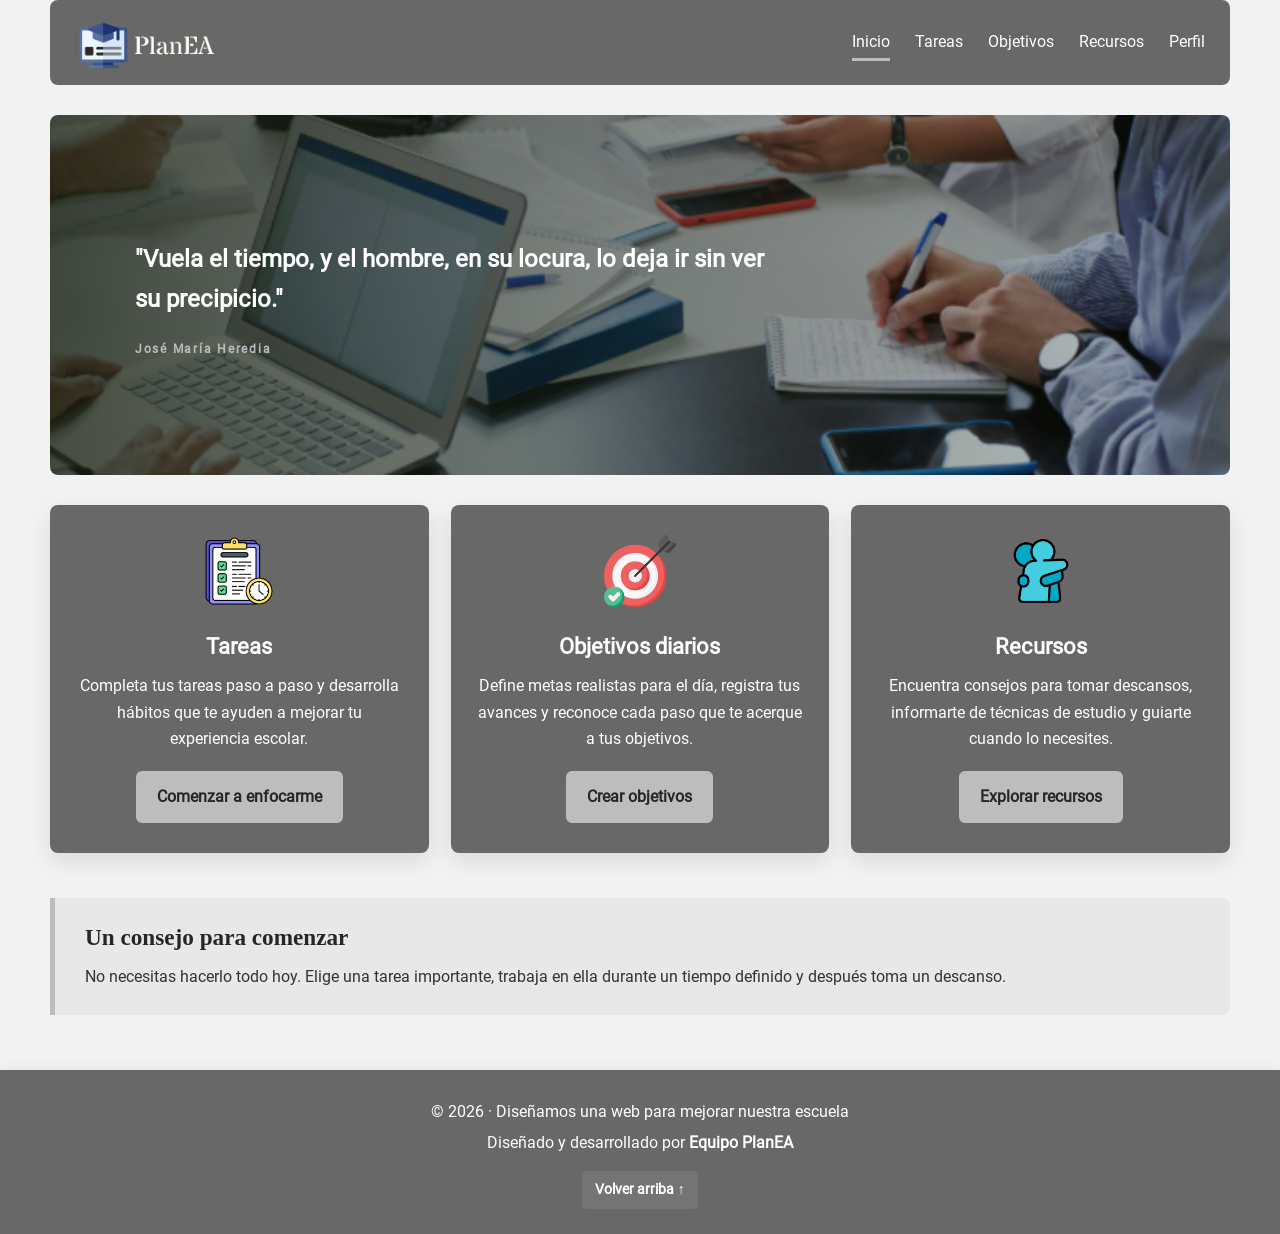
<file: index.html>
<!DOCTYPE html>
<html lang="es">
<head>
    <meta charset="UTF-8">
    <meta name="viewport" content="width=device-width, initial-scale=1.0">
    <meta name="description" content="Ideas y recursos para organizar tus tareas, alcanzar tus objetivos y mejorar tu experiencia escolar.">
    <title>Inicio | Diseñamos una web para mejorar nuestra escuela</title>
    <link rel="stylesheet" href="style.css">
</head>
<body id="inicio">
    <header class="site-header">
        <nav class="menu-container" aria-label="Navegación principal">
            <a class="logo-container" href="index.html" aria-label="Ir al inicio">
                <img src="imgs/Libro.png" alt="Libro abierto, logo del sitio">
            </a>
            <ul class="nav-links">
                <li><a class="active" aria-current="page" href="index.html">Inicio</a></li>
                <li><a href="tareas.html">Tareas</a></li>
                <li><a href="objetivos.html">Objetivos</a></li>
                <li><a href="recursos.html">Recursos</a></li>
                <li><a href="perfil.html">Perfil</a></li>
            </ul>
        </nav>
    </header>

    <main>
        <section class="cuadro-imagen" aria-labelledby="hero-title">
            <div class="hero-content">
                <h1 id="hero-title">"Vuela el tiempo, y el hombre, en su locura,
lo deja ir sin ver su precipicio."</h1>
                <p class="eyebrow">José María Heredia</p>
            </div>
        </section>

        <section class="cards-container" aria-label="Áreas principales">
            <article class="card" id="tareas">
                <img src="imgs/gt.png" alt="" class="card-icon">
                <h3>Tareas</h3>
                <p>Completa tus tareas paso a paso y desarrolla hábitos que te ayuden a mejorar tu experiencia escolar.</p>
                <a class="button-link" href="tareas.html">Comenzar a enfocarme</a>
            </article>

            <article class="card" id="objetivos">
                <img src="imgs/ob.png" alt="" class="card-icon">
                <h3>Objetivos diarios</h3>
                <p>Define metas realistas para el día, registra tus avances y reconoce cada paso que te acerque a tus objetivos.</p>
                <a class="button-link" href="objetivos.html">Crear objetivos</a>
            </article>

            <article class="card" id="bienestar">
                <img src="imgs/ap.png" alt="" class="card-icon">
                <h3>Recursos</h3>
                <p>Encuentra consejos para tomar descansos, informarte de técnicas de estudio y guiarte cuando lo necesites.</p>
                <a class="button-link" href="recursos.html">Explorar recursos</a>
            </article>
        </section>

        <section class="quote-section">
            <h2>Un consejo para comenzar</h2>
            <p>No necesitas hacerlo todo hoy. Elige una tarea importante, trabaja en ella durante un tiempo definido y después toma un descanso.</p>
        </section>
    </main>

    <footer class="main-footer">
        <div class="footer-content">
            <p>© 2026 · Diseñamos una web para mejorar nuestra escuela</p>
            <p>Diseñado y desarrollado por <strong>Equipo PlanEA</strong></p>
            <ul class="footer-links">
                <li><a href="#inicio">Volver arriba ↑</a></li>
            </ul>
        </div>
    </footer>
</body>
</html>
</file>
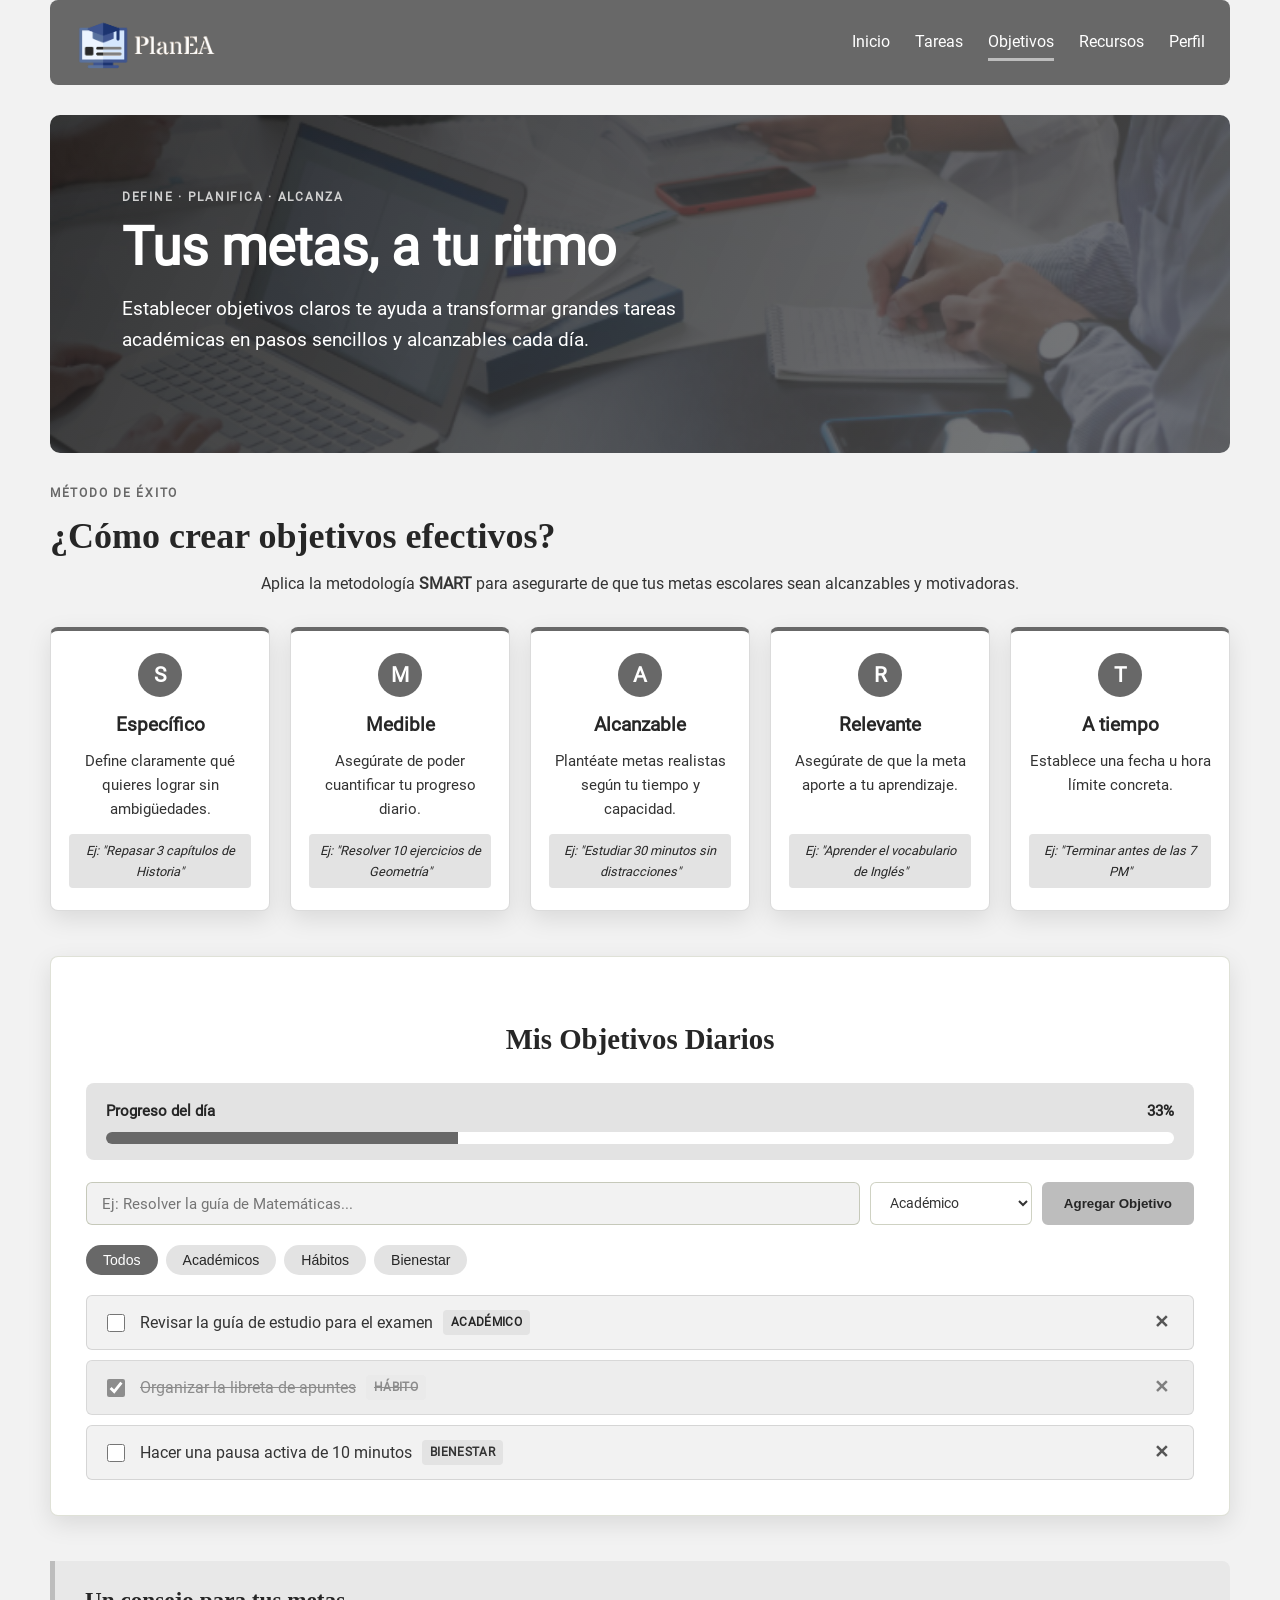
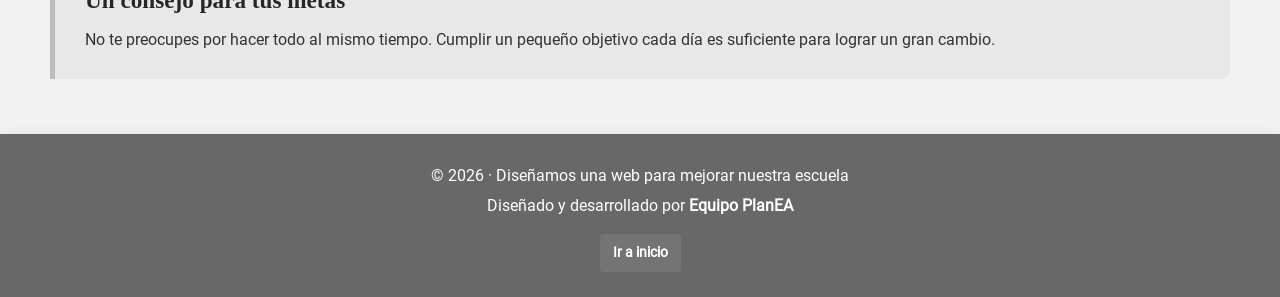
<file: objetivos.html>
<!DOCTYPE html>
<html lang="es">
<head>
    <meta charset="UTF-8">
    <meta name="viewport" content="width=device-width, initial-scale=1.0">
    <meta name="description" content="Define tus metas escolares, haz seguimiento a tus objetivos diarios y mejora tu rendimiento académico.">
    <title>Objetivos | Diseñamos una web para mejorar nuestra escuela</title>
    <link rel="stylesheet" href="style.css">
    <link rel="stylesheet" href="objetivos.css">
</head>
<body id="inicio">
    <header class="site-header">
        <nav class="menu-container" aria-label="Navegación principal">
            <a class="logo-container" href="index.html" aria-label="Ir al inicio">
                <img src="imgs/Libro.png" alt="Libro abierto, logo del sitio">
            </a>
            <ul class="nav-links">
                <li><a href="index.html">Inicio</a></li>
                <li><a href="tareas.html">Tareas</a></li>
                <li><a class="active" aria-current="page" href="objetivos.html">Objetivos</a></li>
                <li><a href="recursos.html">Recursos</a></li>
                <li><a href="perfil.html">Perfil</a></li>
            </ul>
        </nav>
    </header>

    <main>
        <!-- Hero Section -->
        <section class="page-hero" aria-labelledby="hero-title">
            <div class="hero-content">
                <p class="eyebrow">DEFINE · PLANIFICA · ALCANZA</p>
                <h2 id="hero-title">Tus metas, a tu ritmo</h2>
                <p>Establecer objetivos claros te ayuda a transformar grandes tareas académicas en pasos sencillos y alcanzables cada día.</p>
            </div>
        </section>

        <!-- Intro Section -->
        <section class="intro-section" aria-labelledby="intro-title">
            <p class="eyebrow">MÉTODO DE ÉXITO</p>
            <h2 id="intro-title">¿Cómo crear objetivos efectivos?</h2>
            <p class="section-lead"><center>Aplica la metodología <strong>SMART</strong> para asegurarte de que tus metas escolares sean alcanzables y motivadoras.</center></p>
        </section>

        <!-- SMART Grid -->
        <section class="smart-grid" aria-label="Metodología SMART">
            <article class="smart-card">
                <div class="smart-letter">S</div>
                <h3>Específico</h3>
                <p>Define claramente qué quieres lograr sin ambigüedades.</p>
                <span class="smart-example">Ej: "Repasar 3 capítulos de Historia"</span>
            </article>

            <article class="smart-card">
                <div class="smart-letter">M</div>
                <h3>Medible</h3>
                <p>Asegúrate de poder cuantificar tu progreso diario.</p>
                <span class="smart-example">Ej: "Resolver 10 ejercicios de Geometría"</span>
            </article>

            <article class="smart-card">
                <div class="smart-letter">A</div>
                <h3>Alcanzable</h3>
                <p>Plantéate metas realistas según tu tiempo y capacidad.</p>
                <span class="smart-example">Ej: "Estudiar 30 minutos sin distracciones"</span>
            </article>

            <article class="smart-card">
                <div class="smart-letter">R</div>
                <h3>Relevante</h3>
                <p>Asegúrate de que la meta aporte a tu aprendizaje.</p>
                <span class="smart-example">Ej: "Aprender el vocabulario de Inglés"</span>
            </article>

            <article class="smart-card">
                <div class="smart-letter">T</div>
                <h3>A tiempo</h3>
                <p>Establece una fecha u hora límite concreta.</p>
                <span class="smart-example">Ej: "Terminar antes de las 7 PM"</span>
            </article>
        </section>

        <!-- Gestor interactivo de Objetivos -->
        <section id="gestor-objetivos" class="interactive-section">
            <h2>Mis Objetivos Diarios</h2>
            
            <div class="progress-box">
                <div class="progress-info">
                    <span>Progreso del día</span>
                    <span id="progress-percent">0%</span>
                </div>
                <div class="progress-bar-bg">
                    <div class="progress-bar-fill" id="progress-bar"></div>
                </div>
            </div>

            <form id="goal-form" class="goal-form">
                <input type="text" id="goal-text" placeholder="Ej: Resolver la guía de Matemáticas..." required>
                <select id="goal-category">
                    <option value="academico">Académico</option>
                    <option value="habito">Hábito de Estudio</option>
                    <option value="bienestar">Bienestar</option>
                </select>
                <button type="submit">Agregar Objetivo</button>
            </form>

            <div class="filters">
                <button class="filter-btn active" data-filter="all">Todos</button>
                <button class="filter-btn" data-filter="academico">Académicos</button>
                <button class="filter-btn" data-filter="habito">Hábitos</button>
                <button class="filter-btn" data-filter="bienestar">Bienestar</button>
            </div>

            <ul id="goals-list" class="goals-list"></ul>
        </section>

        <!-- Quote Section -->
        <section class="quote-section">
            <h2>Un consejo para tus metas</h2>
            <p>No te preocupes por hacer todo al mismo tiempo. Cumplir un pequeño objetivo cada día es suficiente para lograr un gran cambio.</p>
        </section>
    </main>

    <footer class="main-footer">
        <div class="footer-content">
            <p>© 2026 · Diseñamos una web para mejorar nuestra escuela</p>
            <p>Diseñado y desarrollado por <strong>Equipo PlanEA</strong></p>
            <ul class="footer-links">
                <li><a href="index.html">Ir a inicio</a></li>
            </ul>
        </div>
    </footer>

    <script>
        document.addEventListener('DOMContentLoaded', () => {
            let goals = JSON.parse(localStorage.getItem('mis_objetivos_escuela')) || [
                { id: 1, text: 'Revisar la guía de estudio para el examen', category: 'academico', completed: false },
                { id: 2, text: 'Organizar la libreta de apuntes', category: 'habito', completed: true },
                { id: 3, text: 'Hacer una pausa activa de 10 minutos', category: 'bienestar', completed: false }
            ];

            let currentFilter = 'all';

            const goalForm = document.getElementById('goal-form');
            const goalInput = document.getElementById('goal-text');
            const categorySelect = document.getElementById('goal-category');
            const goalsList = document.getElementById('goals-list');
            const progressBar = document.getElementById('progress-bar');
            const progressPercent = document.getElementById('progress-percent');
            const filterBtns = document.querySelectorAll('.filter-btn');

            function saveAndRender() {
                localStorage.setItem('mis_objetivos_escuela', JSON.stringify(goals));
                renderGoals();
                updateProgress();
            }

            function updateProgress() {
                if (goals.length === 0) {
                    progressBar.style.width = '0%';
                    progressPercent.textContent = '0%';
                    return;
                }
                const completedCount = goals.filter(g => g.completed).length;
                const percentage = Math.round((completedCount / goals.length) * 100);
                progressBar.style.width = percentage + '%';
                progressPercent.textContent = percentage + '%';
            }

            function renderGoals() {
                goalsList.innerHTML = '';
                const filtered = goals.filter(g => currentFilter === 'all' || g.category === currentFilter);

                if (filtered.length === 0) {
                    goalsList.innerHTML = '<li style="text-align:center; color:#666; padding:1.5rem 0;">No hay objetivos en esta categoría.</li>';
                    return;
                }

                filtered.forEach(goal => {
                    const li = document.createElement('li');
                    li.className = `goal-item ${goal.completed ? 'completed' : ''}`;
                    
                    const catLabels = {
                        academico: 'Académico',
                        habito: 'Hábito',
                        bienestar: 'Bienestar'
                    };

                    li.innerHTML = `
                        <input type="checkbox" ${goal.completed ? 'checked' : ''} aria-label="Marcar como completado">
                        <div class="goal-text-container">
                            <span>${goal.text}</span>
                            <span class="badge badge-${goal.category}">${catLabels[goal.category]}</span>
                        </div>
                        <button class="delete-btn" aria-label="Eliminar objetivo">✕</button>
                    `;

                    li.querySelector('input[type="checkbox"]').addEventListener('change', () => {
                        goal.completed = !goal.completed;
                        saveAndRender();
                    });

                    li.querySelector('.delete-btn').addEventListener('click', () => {
                        goals = goals.filter(g => g.id !== goal.id);
                        saveAndRender();
                    });

                    goalsList.appendChild(li);
                });
            }

            goalForm.addEventListener('submit', (e) => {
                e.preventDefault();
                const text = goalInput.value.trim();
                if (text) {
                    goals.push({
                        id: Date.now(),
                        text: text,
                        category: categorySelect.value,
                        completed: false
                    });
                    goalInput.value = '';
                    saveAndRender();
                }
            });

            filterBtns.forEach(btn => {
                btn.addEventListener('click', () => {
                    filterBtns.forEach(b => b.classList.remove('active'));
                    btn.classList.add('active');
                    currentFilter = btn.dataset.filter;
                    renderGoals();
                });
            });

            renderGoals();
            updateProgress();
        });
    </script>
</body>
</html>
</file>
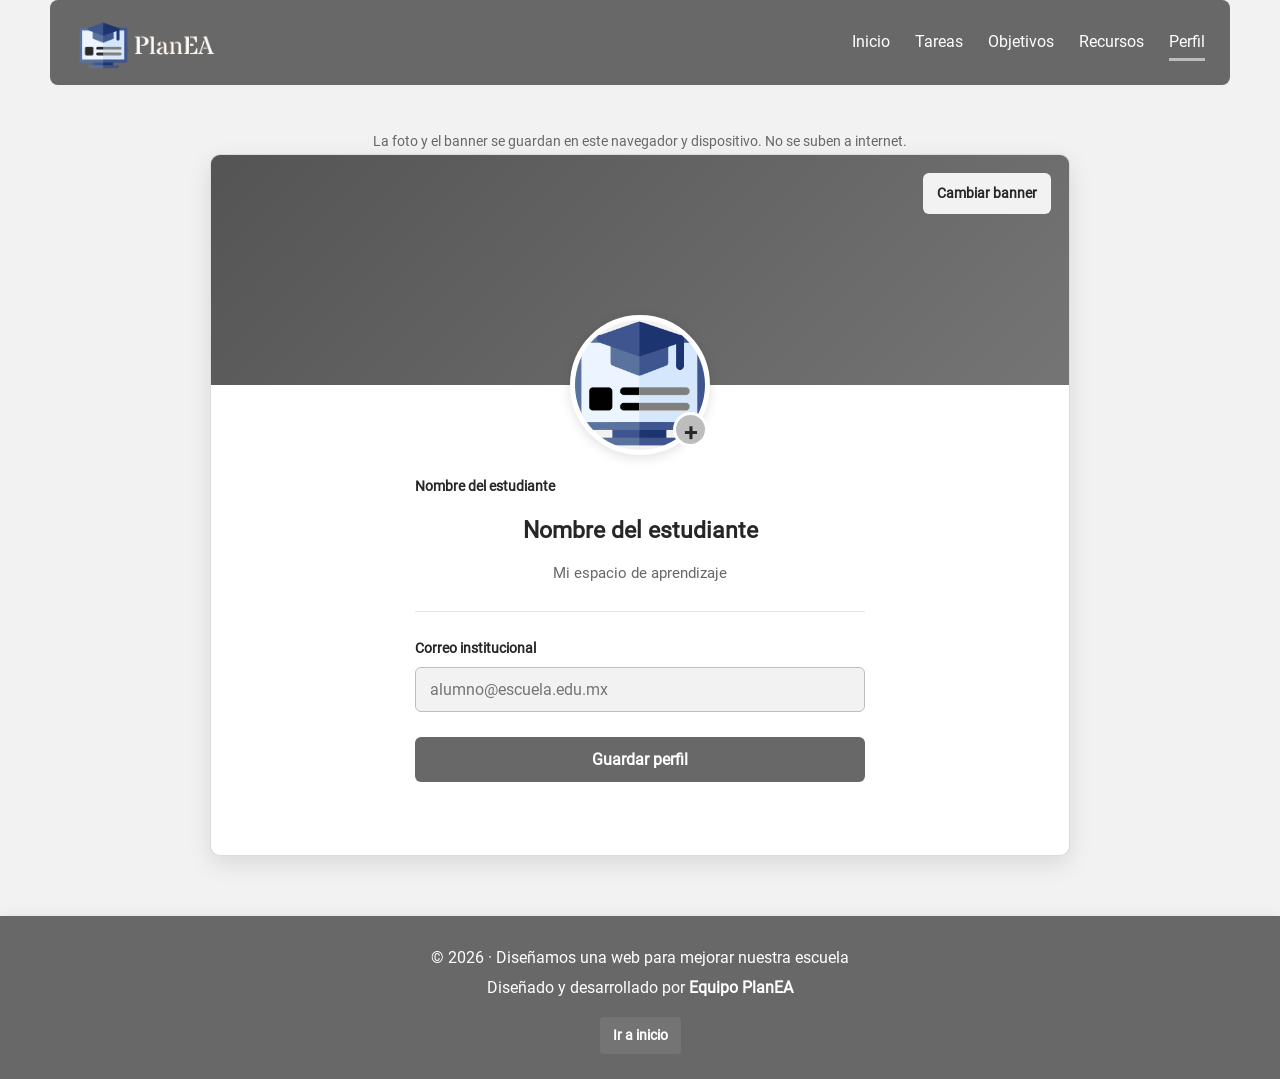
<file: perfil.html>
<!DOCTYPE html>
<html lang="es">
<head>
    <meta charset="UTF-8">
    <meta name="viewport" content="width=device-width, initial-scale=1.0">

    <title>Mi perfil | Mi espacio escolar</title>

    <!-- Estilos generales del proyecto -->
    <link rel="stylesheet" href="style.css">

    <!-- Estilos exclusivos del perfil -->
    <link rel="stylesheet" href="perfil.css">
</head>

<body>

    <header class="site-header">
        <nav class="menu-container" aria-label="Navegación principal">
            <a class="logo-container" href="index.html">
                <img src="imgs/Libro.png" alt="Logo del sitio">
            </a>

            <ul class="nav-links">
                <li><a href="index.html">Inicio</a></li>
                <li><a href="tareas.html">Tareas</a></li>
                <li><a href="objetivos.html">Objetivos</a></li>
                <li><a href="recursos.html">Recursos</a></li>
                <li><a class="active" href="perfil.html">Perfil</a></li>
            </ul>
        </nav>
    </header>

    <main class="perfil-container">
        <p class="mensaje perfil-aviso">La foto y el banner se guardan en este navegador y dispositivo. No se suben a internet.</p>

        <section class="perfil-card">

            <!-- Banner del perfil -->
            <div class="perfil-banner" id="banner">
                <label for="input-banner" class="editar-banner">
                    Cambiar banner
                </label>

                <input
                    type="file"
                    id="input-banner"
                    accept="image/*"
                    hidden
                >
            </div>

            <!-- Foto de perfil -->
            <div class="perfil-foto-container">
                <img
                    src="imgs/Icon.png"
                    alt="Foto de perfil"
                    id="foto-perfil"
                    class="perfil-foto"
                >

                <label for="input-foto" class="editar-foto"
                       title="Cambiar foto de perfil">
                    +
                </label>

                <input
                    type="file"
                    id="input-foto"
                    accept="image/*"
                    hidden
                >
            </div>

            <!-- Información del estudiante -->
            <div class="perfil-info">

                <label for="nombre" class="campo-label">
                    Nombre del estudiante
                </label>

                <input
                    type="text"
                    id="nombre"
                    class="campo-perfil nombre"
                    placeholder="Escribe tu nombre"
                    value="Nombre del estudiante"
                    maxlength="80"
                >

                <p class="perfil-frase">
                    Mi espacio de aprendizaje
                </p>

                <div class="separador"></div>

                <label for="correo" class="campo-label">
                    Correo institucional
                </label>

                <input
                    type="email"
                    id="correo"
                    class="campo-perfil"
                    placeholder="alumno@escuela.edu.mx"
                    maxlength="120"
                >

                <button type="button" id="guardar" class="btn-guardar">
                    Guardar perfil
                </button>

                <p id="mensaje" class="mensaje" aria-live="polite"></p>

            </div>

        </section>

    </main>

    <footer class="main-footer">
        <div class="footer-content">
            <p>© 2026 · Diseñamos una web para mejorar nuestra escuela</p>
            <p>Diseñado y desarrollado por <strong>Equipo PlanEA</strong></p>
            <ul class="footer-links">
                <li><a href="index.html">Ir a inicio</a></li>
            </ul>
        </div>
    </footer>

    <script src="perfil.js" defer></script>

</body>
</html>
</file>
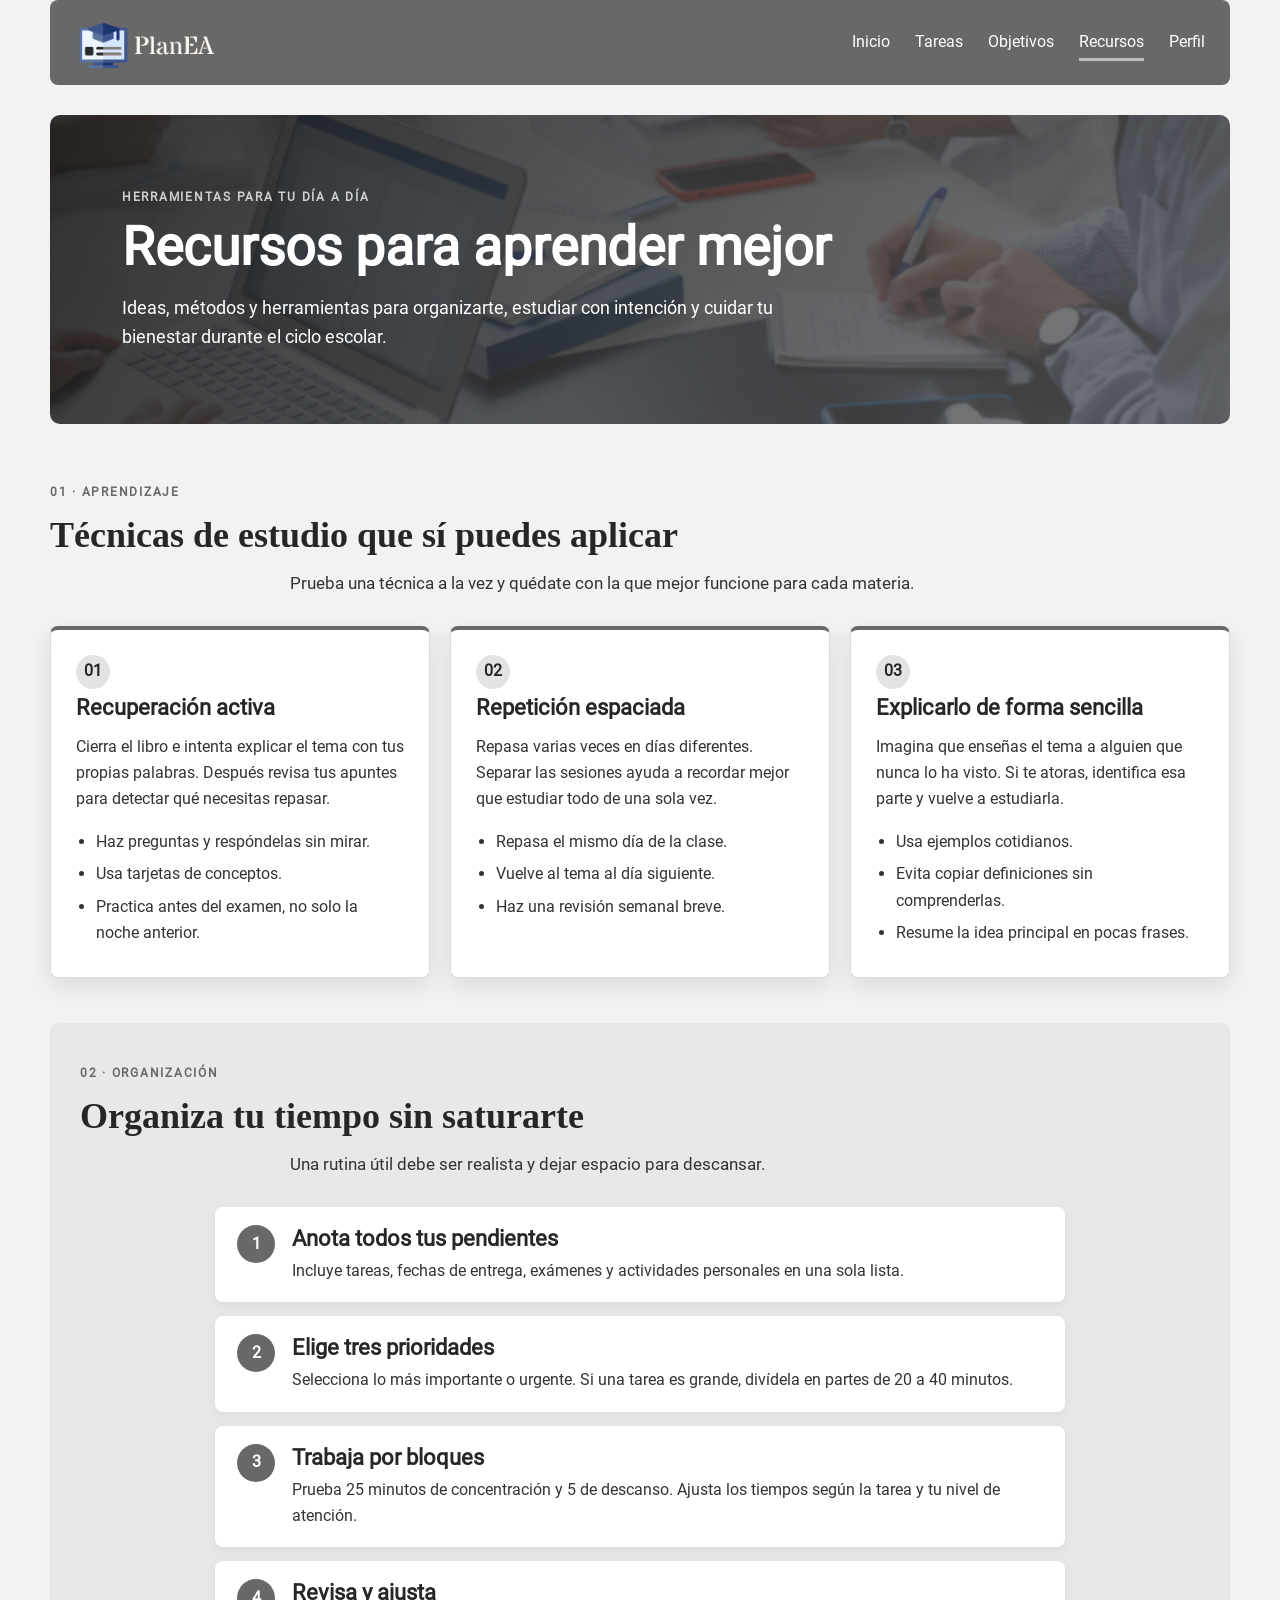
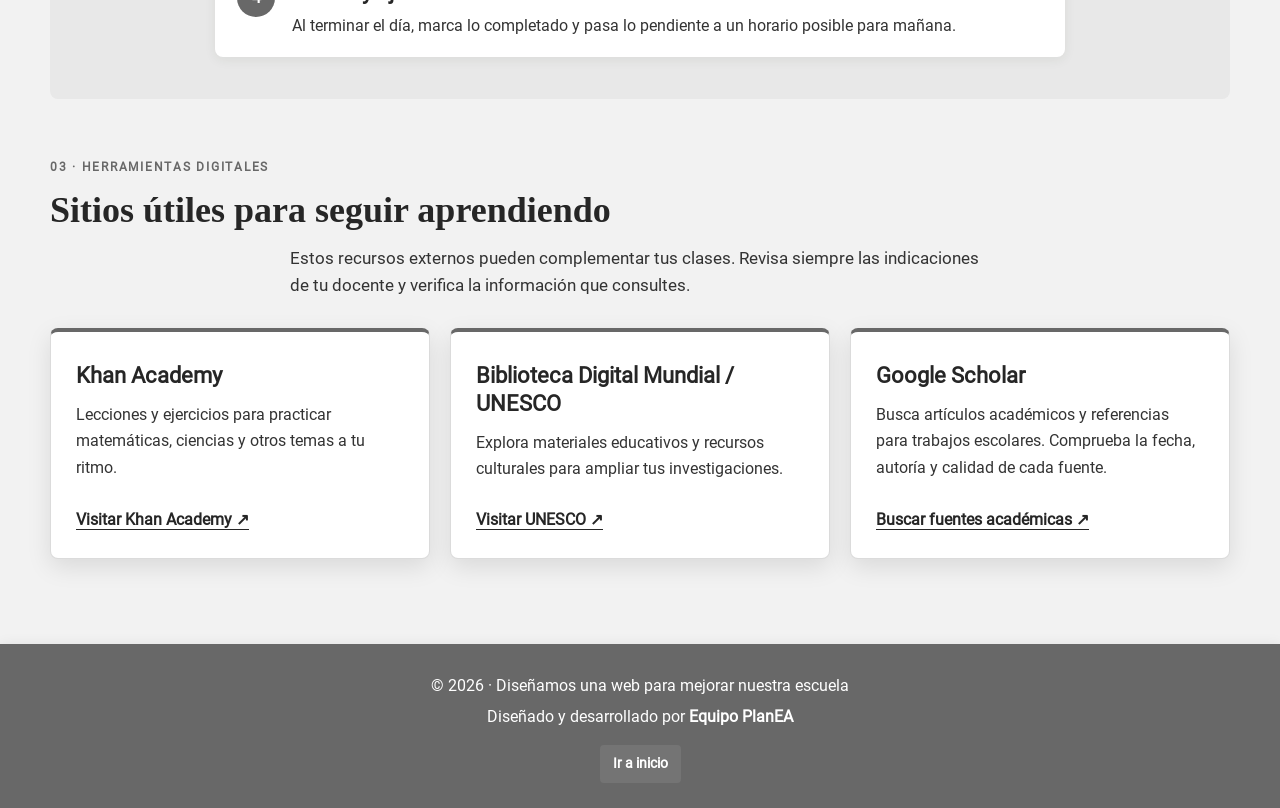
<file: recursos.html>
<!DOCTYPE html>
<html lang="es">
<head>
    <meta charset="UTF-8">
    <meta name="viewport" content="width=device-width, initial-scale=1.0">
    <meta name="description" content="Recursos prácticos para estudiar mejor, organizar el tiempo y cuidar el bienestar estudiantil.">
    <title>Recursos | Diseñamos una web para mejorar nuestra escuela</title>
    <link rel="stylesheet" href="style.css">
</head>
<body id="inicio">
    <header class="site-header">
        <nav class="menu-container" aria-label="Navegación principal">
            <a class="logo-container" href="index.html" aria-label="Ir al inicio">
                <img src="imgs/Libro.png" alt="Libro abierto, logo del sitio">
            </a>
            <ul class="nav-links">
                <li><a href="index.html">Inicio</a></li>
                <li><a href="tareas.html">Tareas</a></li>
                <li><a href="objetivos.html">Objetivos</a></li>
                <li><a class="active" aria-current="page" href="recursos.html">Recursos</a></li>
                <li><a href="perfil.html">Perfil</a></li>
            </ul>
        </nav>
    </header>

    <main>
        <section class="resource-hero">
            <p class="eyebrow">HERRAMIENTAS PARA TU DÍA A DÍA</p>
            <h2>Recursos para aprender mejor</h2>
            <p>Ideas, métodos y herramientas para organizarte, estudiar con intención y cuidar tu bienestar durante el ciclo escolar.</p>
        </section>

        <section class="resource-section" id="estudio" aria-labelledby="estudio-title">
            <div class="section-heading">
                <p class="eyebrow">01 · APRENDIZAJE</p>
                <h2 id="estudio-title">Técnicas de estudio que sí puedes aplicar</h2>
                <p>Prueba una técnica a la vez y quédate con la que mejor funcione para cada materia.</p>
            </div>
            <div class="resource-grid">
                <article class="resource-card">
                    <span class="resource-number">01</span>
                    <h3>Recuperación activa</h3>
                    <p>Cierra el libro e intenta explicar el tema con tus propias palabras. Después revisa tus apuntes para detectar qué necesitas repasar.</p>
                    <ul><li>Haz preguntas y respóndelas sin mirar.</li><li>Usa tarjetas de conceptos.</li><li>Practica antes del examen, no solo la noche anterior.</li></ul>
                </article>
                <article class="resource-card">
                    <span class="resource-number">02</span>
                    <h3>Repetición espaciada</h3>
                    <p>Repasa varias veces en días diferentes. Separar las sesiones ayuda a recordar mejor que estudiar todo de una sola vez.</p>
                    <ul><li>Repasa el mismo día de la clase.</li><li>Vuelve al tema al día siguiente.</li><li>Haz una revisión semanal breve.</li></ul>
                </article>
                <article class="resource-card">
                    <span class="resource-number">03</span>
                    <h3>Explicarlo de forma sencilla</h3>
                    <p>Imagina que enseñas el tema a alguien que nunca lo ha visto. Si te atoras, identifica esa parte y vuelve a estudiarla.</p>
                    <ul><li>Usa ejemplos cotidianos.</li><li>Evita copiar definiciones sin comprenderlas.</li><li>Resume la idea principal en pocas frases.</li></ul>
                </article>
            </div>
        </section>

        <section class="resource-section shaded-section" id="organizacion" aria-labelledby="organizacion-title">
            <div class="section-heading">
                <p class="eyebrow">02 · ORGANIZACIÓN</p>
                <h2 id="organizacion-title">Organiza tu tiempo sin saturarte</h2>
                <p>Una rutina útil debe ser realista y dejar espacio para descansar.</p>
            </div>
            <div class="steps-list">
                <article class="step-item"><span>1</span><div><h3>Anota todos tus pendientes</h3><p>Incluye tareas, fechas de entrega, exámenes y actividades personales en una sola lista.</p></div></article>
                <article class="step-item"><span>2</span><div><h3>Elige tres prioridades</h3><p>Selecciona lo más importante o urgente. Si una tarea es grande, divídela en partes de 20 a 40 minutos.</p></div></article>
                <article class="step-item"><span>3</span><div><h3>Trabaja por bloques</h3><p>Prueba 25 minutos de concentración y 5 de descanso. Ajusta los tiempos según la tarea y tu nivel de atención.</p></div></article>
                <article class="step-item"><span>4</span><div><h3>Revisa y ajusta</h3><p>Al terminar el día, marca lo completado y pasa lo pendiente a un horario posible para mañana.</p></div></article>
            </div>
        </section>

        <section class="resource-section" id="herramientas" aria-labelledby="herramientas-title">
            <div class="section-heading">
                <p class="eyebrow">03 · HERRAMIENTAS DIGITALES</p>
                <h2 id="herramientas-title">Sitios útiles para seguir aprendiendo</h2>
                <p>Estos recursos externos pueden complementar tus clases. Revisa siempre las indicaciones de tu docente y verifica la información que consultes.</p>
            </div>
            <div class="resource-grid external-grid">
                <article class="resource-card">
                    <h3>Khan Academy</h3>
                    <p>Lecciones y ejercicios para practicar matemáticas, ciencias y otros temas a tu ritmo.</p>
                    <a class="text-link" href="https://es.khanacademy.org/" target="_blank" rel="noopener noreferrer">Visitar Khan Academy ↗</a>
                </article>
                <article class="resource-card">
                    <h3>Biblioteca Digital Mundial / UNESCO</h3>
                    <p>Explora materiales educativos y recursos culturales para ampliar tus investigaciones.</p>
                    <a class="text-link" href="https://www.unesco.org/es" target="_blank" rel="noopener noreferrer">Visitar UNESCO ↗</a>
                </article>
                <article class="resource-card">
                    <h3>Google Scholar</h3>
                    <p>Busca artículos académicos y referencias para trabajos escolares. Comprueba la fecha, autoría y calidad de cada fuente.</p>
                    <a class="text-link" href="https://scholar.google.com/" target="_blank" rel="noopener noreferrer">Buscar fuentes académicas ↗</a>
                </article>
            </div>
        </section>


    </main>

    <footer class="main-footer">
        <div class="footer-content">
            <p>© 2026 · Diseñamos una web para mejorar nuestra escuela</p>
            <p>Diseñado y desarrollado por <strong>Equipo PlanEA</strong></p>
            <ul class="footer-links">
                <li><a href="index.html">Ir a inicio</a></li>
            </ul>
        </div>
    </footer>
</body>
</html>
</file>
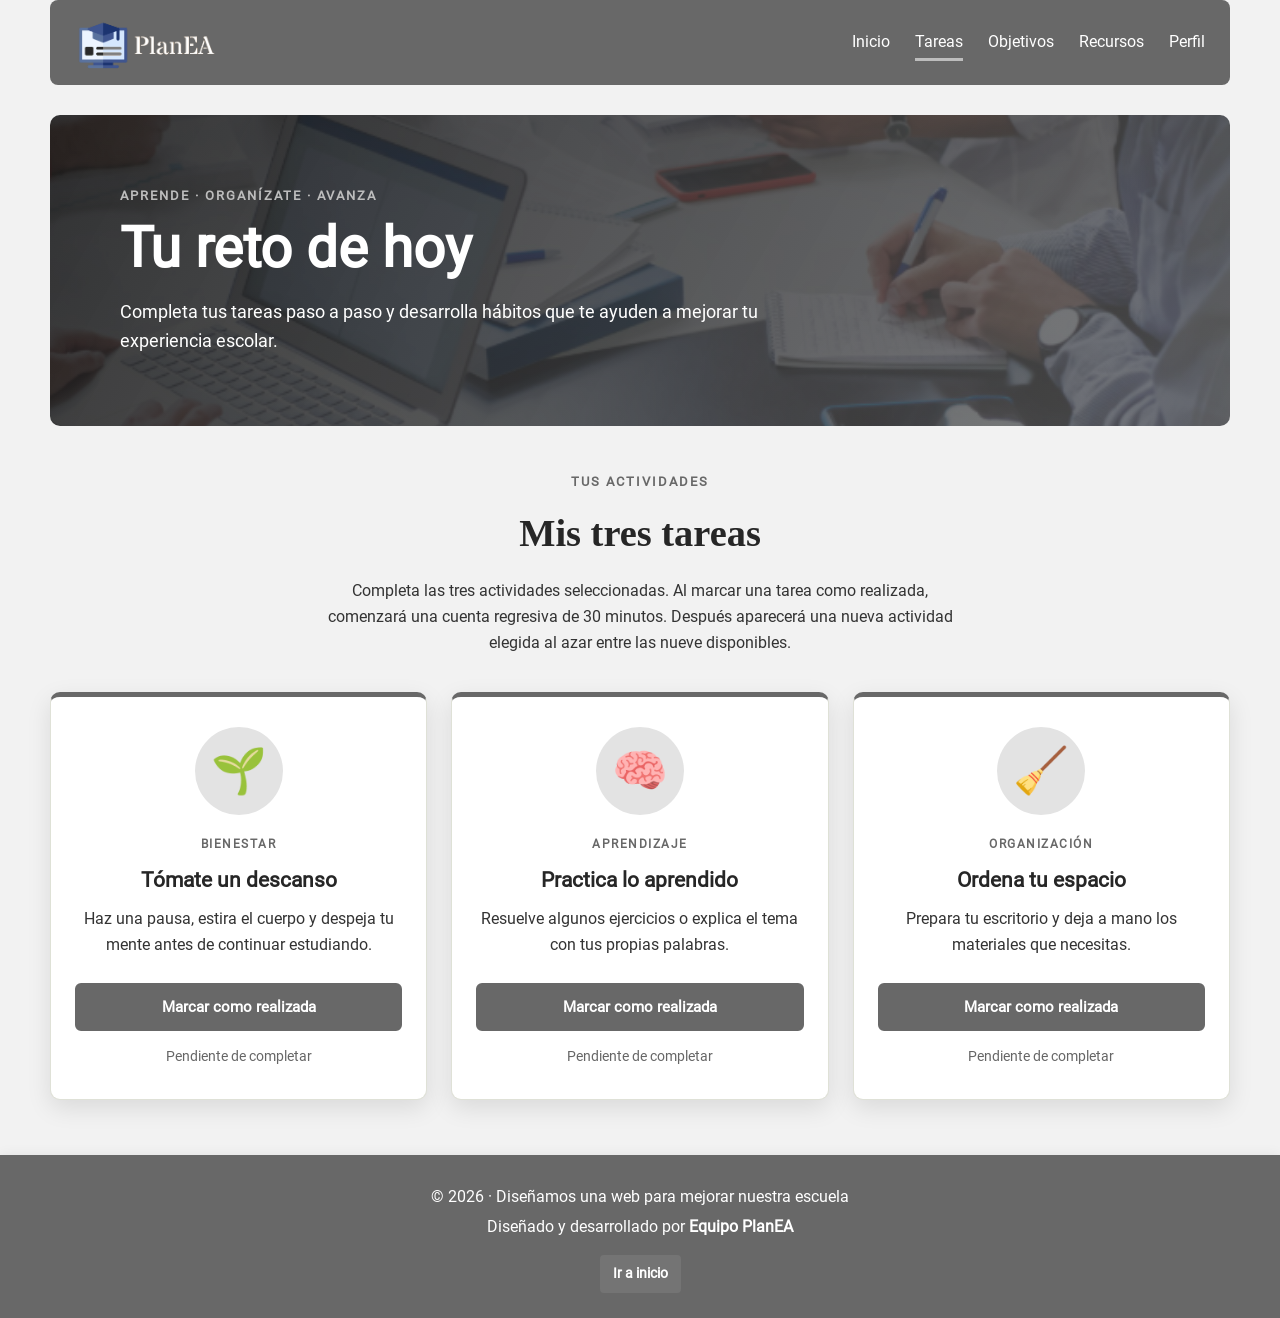
<file: tareas.html>
<!DOCTYPE html>
<html lang="es">
<head>
    <meta charset="UTF-8">
    <meta name="viewport" content="width=device-width, initial-scale=1.0">
    <meta name="description" content="Organiza tus tareas escolares y desarrolla buenos hábitos de aprendizaje.">

    <title>Tareas | Diseñamos una web para mejorar nuestra escuela</title>

    <!-- Estilos generales y estilos propios de Tareas -->
    <link rel="stylesheet" href="style.css">
    <link rel="stylesheet" href="tareas.css">
</head>

<body id="inicio">

    <!-- ENCABEZADO ORIGINAL -->
    <header class="site-header">

        <nav class="menu-container" aria-label="Navegación principal">
            <a class="logo-container" href="index.html" aria-label="Ir al inicio">
                <img src="imgs/Libro.png" alt="Logo del sitio">
            </a>

            <ul class="nav-links">
                <li><a href="index.html">Inicio</a></li>
                <li><a class="active" aria-current="page" href="tareas.html">Tareas</a></li>
                <li><a href="objetivos.html">Objetivos</a></li>
                <li><a href="recursos.html">Recursos</a></li>
                <li><a href="perfil.html">Perfil</a></li>
            </ul>
        </nav>
    </header>

    <!-- CONTENIDO DE TAREAS -->
    <main class="tareas-page">

        <section class="tareas-hero">
            <p class="eyebrow">APRENDE · ORGANÍZATE · AVANZA</p>
            <h2>Tu reto de hoy</h2>
            <p>
                Completa tus tareas paso a paso y desarrolla
                hábitos que te ayuden a mejorar tu experiencia escolar.
            </p>
        </section>

        <section class="tareas-section">
            <div class="tareas-heading">
                <p class="eyebrow">TUS ACTIVIDADES</p>
                <h2>Mis tres tareas</h2>
                <p>
                    Completa las tres actividades seleccionadas.
                    Al marcar una tarea como realizada, comenzará una cuenta regresiva de 30 minutos. Después aparecerá una nueva actividad elegida al azar entre las nueve disponibles.
                </p>
            </div>

            <div class="tareas-grid">

                <!-- TAREA 1 -->
                <article class="tarea-card" data-slot="0">
                    <div class="tarea-icon" aria-hidden="true">📚</div>
                    <span class="tarea-categoria">APRENDIZAJE</span>
                    <h3>Repasa un tema</h3>
                    <p>
                        Repasa tus apuntes y escribe tres ideas
                        importantes de lo aprendido en clase.
                    </p>
                    <button class="tarea-button" type="button">
                        Marcar como realizada
                    </button>
                    <p class="tarea-status">Pendiente de completar</p>
                </article>

                <!-- TAREA 2 -->
                <article class="tarea-card" data-slot="1">
                    <div class="tarea-icon" aria-hidden="true">📝</div>
                    <span class="tarea-categoria">ORGANIZACIÓN</span>
                    <h3>Organiza tus pendientes</h3>
                    <p>
                        Anota tus actividades y elige cuál
                        necesitas terminar primero.
                    </p>
                    <button class="tarea-button" type="button">
                        Marcar como realizada
                    </button>
                    <p class="tarea-status">Pendiente de completar</p>
                </article>

                <!-- TAREA 3 -->
                <article class="tarea-card" data-slot="2">
                    <div class="tarea-icon" aria-hidden="true">🌱</div>
                    <span class="tarea-categoria">BIENESTAR</span>
                    <h3>Tómate un descanso</h3>
                    <p>
                        Haz una pausa, estira el cuerpo y despeja
                        tu mente antes de continuar estudiando.
                    </p>
                    <button class="tarea-button" type="button">
                        Marcar como realizada
                    </button>
                    <p class="tarea-status">Pendiente de completar</p>
                </article>

            </div>
        </section>

        <!-- CATÁLOGO DE LAS NUEVE TAREAS -->
        <template id="catalogo-tareas">

            <article data-tarea="1">
                <span>📚</span>
                <h3>Repasa un tema</h3>
                <p>Repasa tus apuntes de clase.</p>
            </article>

            <article data-tarea="2">
                <span>📝</span>
                <h3>Organiza tus pendientes</h3>
                <p>Ordena tus actividades por prioridad.</p>
            </article>

            <article data-tarea="3">
                <span>🌱</span>
                <h3>Tómate un descanso</h3>
                <p>Haz una pausa y descansa de las pantallas.</p>
            </article>

            <article data-tarea="4">
                <span>🎯</span>
                <h3>Define una meta</h3>
                <p>Elige un objetivo concreto para hoy.</p>
            </article>

            <article data-tarea="5">
                <span>💧</span>
                <h3>Cuida tu hidratación</h3>
                <p>Tómate un momento para beber agua.</p>
            </article>

            <article data-tarea="6">
                <span>📖</span>
                <h3>Lee algo nuevo</h3>
                <p>Lee unas páginas de un libro.</p>
            </article>

            <article data-tarea="7">
                <span>🧹</span>
                <h3>Ordena tu espacio</h3>
                <p>Prepara tu escritorio y tus materiales.</p>
            </article>

            <article data-tarea="8">
                <span>🧠</span>
                <h3>Practica lo aprendido</h3>
                <p>Resuelve ejercicios de una materia.</p>
            </article>

            <article data-tarea="9">
                <span>🌙</span>
                <h3>Prepara el día siguiente</h3>
                <p>Revisa tu horario y prepara tus materiales.</p>
            </article>

        </template>

    </main>

    <footer class="main-footer">
        <div class="footer-content">
            <p>© 2026 · Diseñamos una web para mejorar nuestra escuela</p>
            <p>Diseñado y desarrollado por <strong>Equipo PlanEA</strong></p>
            <ul class="footer-links">
                <li><a href="index.html">Ir a inicio</a></li>
            </ul>
        </div>
    </footer>

    <script src="tareas.js" defer></script>
</body>
</html>
</file>
<file: style.css>
@font-face {
    font-family: "Roboto";
    src: url("Roboto-Regular.woff2") format("woff2");
    font-weight: 400;
    font-style: normal;
    font-display: swap;
}

:root {
    --cream: #f2f2f2;
    --olive: #686868;
    --dark-olive: #262626;
    --tan: #bdbdbd;
    --white: #ffffff;
    --soft-olive: #e3e3e3;
    --text: #333333;
    --shadow: 0 8px 24px rgba(0, 0, 0, 0.10);
}

* { box-sizing: border-box; }

html { scroll-behavior: smooth; }

body {
    background-color: var(--cream);
    color: var(--text);
    font-family: "Roboto", Arial, sans-serif;
    line-height: 1.65;
    margin: 0;
}

img { max-width: 100%; }

a { color: inherit; }

.site-header,
main,
.footer-content {
    width: min(1180px, calc(100% - 40px));
    margin-inline: auto;
}

.site-header > h1 {
    text-align: center;
    font-family: Verdana, serif;
    color: var(--dark-olive);
    font-size: clamp(1.5rem, 3vw, 2.3rem);
    line-height: 1.25;
    margin: 28px 0 22px;
}

/* Menú principal: se conserva la paleta y el estilo original. */
.menu-container {
    background-color: var(--olive);
    border-radius: 8px;
    display: flex;
    justify-content: space-between;
    align-items: center;
    gap: 24px;
    padding: 10px 25px;
    margin: 0 auto;
}


.logo-container {
    display: flex;
    align-items: center;
    flex-shrink: 0;
    text-decoration: none;
}

.logo-container img {
    display: block;
    width: 150px;
    height: 65px;
    object-fit: contain;
    object-position: left center;
}


.nav-links {
    list-style: none;
    display: flex;
    align-items: center;
    flex-wrap: wrap;
    justify-content: flex-end;
    gap: 12px 25px;
    margin: 0;
    padding: 0;
}

.nav-links li a {
    text-decoration: none;
    color: var(--white);
    font-size: 1rem;
    font-weight: 500;
    padding: 7px 0;
    border-bottom: 3px solid transparent;
    transition: border-color .2s ease, color .2s ease;
}

.nav-links li a.active,
.nav-links li a:hover,
.nav-links li a:focus-visible {
    border-bottom-color: var(--tan);
}

.cuadro-imagen {
    min-height: 360px;
    display: flex;
    align-items: center;
    background-image: linear-gradient(90deg, rgba(20, 28, 12, .78), rgba(20, 28, 12, .22)), url("imgs/sys.png");
    background-size: cover;
    background-position: center;
    background-repeat: no-repeat;
    margin: 30px auto;
    padding: clamp(35px, 7vw, 85px);
    border-radius: 8px;
    overflow: hidden;
}

.hero-content { max-width: 650px; color: var(--white); }

.eyebrow {
    color: var(--tan);
    font-size: .78rem;
    font-weight: 700;
    letter-spacing: .14em;
    margin: 0 0 10px;
}

.hero-content h2,
.resource-hero h2 {
    color: var(--white);
    font-size: clamp(2.2rem, 5vw, 4rem);
    line-height: 1.08;
    margin: 0 0 18px;
}

.hero-content > p:not(.eyebrow) {
    max-width: 590px;
    font-size: clamp(1rem, 1.8vw, 1.2rem);
    margin: 0 0 25px;
}

.button-link {
    display: inline-block;
    background-color: var(--tan);
    color: var(--dark-olive);
    border: 2px solid var(--tan);
    border-radius: 6px;
    padding: 11px 19px;
    font-weight: 700;
    text-decoration: none;
    transition: background-color .2s ease, transform .2s ease;
}

.button-link:hover,
.button-link:focus-visible {
    background-color: var(--white);
    border-color: var(--white);
    transform: translateY(-2px);
}

.intro-section h2,
.section-heading h2,
.quote-section h2,
.closing-panel h2 {
    color: var(--dark-olive);
    font-family: Verdana, serif;
    font-size: clamp(1.6rem, 3vw, 2.25rem);
    line-height: 1.25;
    margin: 0 0 12px;
}

.intro-section .eyebrow,
.section-heading .eyebrow { color: var(--olive); }

.section-lead,
.section-heading > p:last-child {
    max-width: 700px;
    margin: 0 auto;
    font-size: 1.05rem;
}

.cards-container {
    display: grid;
    grid-template-columns: repeat(3, minmax(0, 1fr));
    gap: 22px;
    margin: 30px auto 45px;
    align-items: stretch;
}

.card {
    background-color: var(--olive);
    border-radius: 8px;
    padding: 30px 26px;
    text-align: center;
    box-shadow: var(--shadow);
    scroll-margin-top: 20px;
}

.card-icon {
    width: 72px;
    height: 72px;
    object-fit: contain;
    margin-bottom: 10px;
}

.card h3,
.resource-card h3,
.step-item h3,
.goal-panel h3 {
    font-size: 1.35rem;
    line-height: 1.3;
    margin: 8px 0 12px;
    color: var(--white);
}

.card p {
    font-size: 1rem;
    color: var(--white);
    margin: 0 0 18px;
}

.text-link {
    color: var(--dark-olive);
    font-weight: 700;
    text-decoration-thickness: 1px;
    text-underline-offset: 4px;
}

.card .text-link { color: #ffffff; }

.text-link:hover,
.text-link:focus-visible { color: var(--tan); }

.quote-section {
    border-left: 5px solid var(--tan);
    background-color: #e8e8e8;
    border-radius: 0 8px 8px 0;
    padding: 25px 30px;
    margin: 35px 0 55px;
}

.quote-section h2 { font-size: 1.45rem; }
.quote-section p { margin: 0; }

/* Página Recursos */
.resource-hero {
    background: linear-gradient(135deg, var(--dark-olive), var(--olive));
    color: var(--white);
    border-radius: 8px;
    padding: clamp(35px, 7vw, 75px);
    margin: 30px 0 40px;
}

.resource-hero .eyebrow { color: #d0d0d0; }
.resource-hero h2 { font-size: clamp(2rem, 4.5vw, 3.2rem); max-width: 760px; }
.resource-hero > p:last-child { max-width: 760px; font-size: 1.1rem; margin-bottom: 0; }

.resource-section {
    padding: 10px 0 45px;
    scroll-margin-top: 20px;
}

.resource-section .section-heading { margin-top: 18px; margin-bottom: 28px; }

.resource-grid {
    display: grid;
    grid-template-columns: repeat(3, minmax(0, 1fr));
    gap: 20px;
}

.resource-card {
    background: var(--white);
    border: 1px solid rgba(0,0,0,.14);
    border-top: 4px solid var(--olive);
    border-radius: 8px;
    padding: 25px;
    box-shadow: var(--shadow);
}

.resource-card h3 { color: var(--dark-olive); margin-top: 5px; }
.resource-card p { margin: 0 0 14px; }
.resource-card ul { padding-left: 20px; margin-bottom: 0; }
.resource-card li { margin: 6px 0; }

.resource-number {
    display: inline-flex;
    width: 34px;
    height: 34px;
    align-items: center;
    justify-content: center;
    border-radius: 50%;
    background: var(--soft-olive);
    color: var(--dark-olive);
    font-weight: 700;
}

.shaded-section {
    background: #e8e8e8;
    padding: 22px clamp(16px, 3vw, 30px) 42px;
    border-radius: 8px;
    margin-bottom: 30px;
}

.steps-list {
    max-width: 850px;
    margin: 0 auto;
    display: grid;
    gap: 14px;
}

.step-item {
    display: flex;
    align-items: flex-start;
    gap: 17px;
    background: var(--white);
    border-radius: 8px;
    padding: 18px 22px;
    box-shadow: 0 3px 12px rgba(40, 54, 24, .07);
}

.step-item > span {
    flex: 0 0 38px;
    height: 38px;
    display: grid;
    place-items: center;
    border-radius: 50%;
    background: var(--olive);
    color: var(--white);
    font-weight: 700;
}

.step-item h3 { color: var(--dark-olive); margin: 0 0 5px; }
.step-item p { margin: 0; }

.goal-panel {
    display: grid;
    grid-template-columns: repeat(2, minmax(0, 1fr));
    gap: 20px;
}
.goal-panel > div {
    padding: 25px;
    background: var(--olive);
    border-radius: 8px;
    color: var(--white);
}
.goal-panel h3 { margin-top: 0; }
.goal-panel p { margin: 7px 0; overflow-wrap: anywhere; }
.goal-panel strong { color: #f5f5f5; }

.external-grid .resource-card { display: flex; flex-direction: column; align-items: flex-start; }
.external-grid .text-link { margin-top: auto; padding-top: 10px; }

.closing-panel {
    text-align: center;
    padding: 38px 25px;
    background: var(--soft-olive);
    border-radius: 8px;
    margin: 15px 0 50px;
}
.closing-panel p { max-width: 720px; margin: 0 auto 20px; }

/* Pie de página */
.main-footer {
    background-color: var(--olive);
    color: var(--white);
    text-align: center;
    padding: 25px 0;
    margin-top: 40px;
    box-shadow: 0 4px 15px rgba(0, 0, 0, .12);
    border-top: 1px solid rgba(255, 255, 255, .35);
}
.footer-content p { margin: 5px 0; color: var(--white); }
.footer-links {
    list-style: none;
    display: flex;
    justify-content: center;
    flex-wrap: wrap;
    gap: 10px;
    padding: 0;
    margin: 15px 0 0;
}
.footer-links a {
    display: inline-block;
    color: var(--white);
    text-decoration: none;
    font-size: .9rem;
    font-weight: 600;
    background-color: rgba(255, 255, 255, .08);
    border-radius: 4px;
    padding: 7px 13px;
    transition: background-color .2s ease;
}
.footer-links a:hover,
.footer-links a:focus-visible { background-color: var(--tan); color: var(--dark-olive); }

:focus-visible { outline: 3px solid var(--tan); outline-offset: 3px; }

@media (max-width: 850px) {
    .cards-container,
    .resource-grid { grid-template-columns: repeat(2, minmax(0, 1fr)); }
    .card { padding: 27px 20px; }
    .menu-container { align-items: flex-start; }
    .nav-links { gap: 8px 17px; }
}

@media (max-width: 600px) {
    .site-header, main, .footer-content { width: min(100% - 28px, 1180px); }
    .site-header > h1 { margin-top: 20px; }
    .menu-container { flex-direction: column; align-items: center; padding: 15px; gap: 12px; }
    .nav-links { justify-content: center; gap: 8px 16px; }
    .nav-links li a { font-size: .95rem; }
    .cuadro-imagen { min-height: 330px; padding: 28px 22px; margin-top: 20px; }
    .cards-container, .resource-grid, .goal-panel { grid-template-columns: 1fr; }
    .intro-section { margin-top: 35px; }
    .card { padding: 25px 22px; }
    .resource-hero { padding: 32px 23px; }
    .shaded-section { padding-inline: 14px; }
    .step-item { padding: 16px; gap: 12px; }
    .quote-section { padding: 22px; }
}

/* Panel de portada compartido por Tareas, Objetivos y Recursos */
.page-hero,
.resource-hero {
    margin: 30px auto;
    padding: clamp(32px, 6vw, 72px);
    border-radius: 10px;
    color: #fff;
    background-image: linear-gradient(115deg, rgba(25,25,25,.88), rgba(95,95,95,.76)), url("imgs/sys.png");
    background-position: center;
    background-size: cover;
}
.page-hero h2,
.resource-hero h2 {
    max-width: 780px;
    color: #fff;
    font-size: clamp(2rem, 5vw, 3.3rem);
    line-height: 1.12;
    margin: 8px 0 16px;
}
.page-hero > p:not(.eyebrow),
.resource-hero > p:last-child {
    max-width: 720px;
    font-size: 1.1rem;
}
.page-hero .eyebrow,
.resource-hero .eyebrow { color: #d0d0d0; }

/* Pie de página uniforme en todo el sitio */
.main-footer {
    background: #686868;
    color: #fff;
    text-align: center;
    width: 100%;
    padding: 25px 16px;
    margin-top: 40px;
    box-shadow: 0 4px 15px rgba(0,0,0,.12);
    border: 0;
}
.footer-content p { margin: 4px 0; color: #fff; }
.footer-links {
    list-style: none;
    display: flex;
    justify-content: center;
    flex-wrap: wrap;
    gap: 10px;
    padding: 0;
    margin: 15px 0 0;
}
.footer-links a {
    display: inline-block;
    color: #fff;
    text-decoration: none;
    font-size: .9rem;
    font-weight: 600;
    background: rgba(255,255,255,.08);
    border-radius: 4px;
    padding: 7px 13px;
    transition: background-color .2s ease;
}
.footer-links a:hover,
.footer-links a:focus-visible { background: #d0d0d0; color: #262626; }
</file>
<file: objetivos.css>
/* Estilos exclusivos del contenido de Objetivos. La navegación, el logo y el pie usan css/style.css. */
.smart-grid {
    display: grid;
    grid-template-columns: repeat(auto-fit, minmax(190px, 1fr));
    gap: 20px;
    margin: 30px 0 45px;
}

.smart-card {
    background-color: var(--white);
    border: 1px solid rgba(0,0,0,.14);
    border-top: 4px solid var(--olive);
    border-radius: 8px;
    padding: 22px 18px;
    text-align: center;
    box-shadow: var(--shadow);
    display: flex;
    flex-direction: column;
    align-items: center;
}

.smart-letter {
    width: 44px;
    height: 44px;
    background-color: var(--olive);
    color: var(--white);
    font-weight: 700;
    font-size: 1.3rem;
    border-radius: 50%;
    display: flex;
    align-items: center;
    justify-content: center;
    margin-bottom: 12px;
}

.smart-card h3 {
    font-size: 1.2rem;
    color: var(--dark-olive);
    margin: 0 0 8px;
}

.smart-card p {
    font-size: 0.92rem;
    color: var(--text);
    margin: 0 0 12px;
}

.smart-example {
    display: block;
    font-size: 0.8rem;
    font-style: italic;
    color: var(--dark-olive);
    background-color: var(--soft-olive);
    padding: 6px 10px;
    border-radius: 4px;
    width: 100%;
    margin-top: auto;
}

/* Gestor Interactivo de Objetivos */
.interactive-section {
    background-color: var(--white);
    border: 1px solid rgba(96, 108, 56, .2);
    border-radius: 8px;
    padding: clamp(20px, 4vw, 35px);
    margin-bottom: 45px;
    box-shadow: var(--shadow);
}

.interactive-section h2 {
    color: var(--dark-olive);
    font-family: Verdana, serif;
    font-size: clamp(1.4rem, 2.8vw, 1.8rem);
    margin-bottom: 20px;
    text-align: center;
}

/* Barra de Progreso */
.progress-box {
    background-color: var(--soft-olive);
    padding: 16px 20px;
    border-radius: 8px;
    margin-bottom: 22px;
}

.progress-info {
    display: flex;
    justify-content: space-between;
    font-weight: 700;
    font-size: 0.95rem;
    color: var(--dark-olive);
    margin-bottom: 8px;
}

.progress-bar-bg {
    width: 100%;
    height: 12px;
    background-color: var(--white);
    border-radius: 6px;
    overflow: hidden;
}

.progress-bar-fill {
    height: 100%;
    width: 0%;
    background-color: var(--olive);
    transition: width 0.3s ease;
}

/* Formulario */
.goal-form {
    display: flex;
    gap: 10px;
    margin-bottom: 20px;
    flex-wrap: wrap;
}

.goal-form input[type="text"] {
    flex: 1 1 240px;
    padding: 11px 15px;
    border: 1px solid rgba(96, 108, 56, .3);
    border-radius: 6px;
    font-size: 0.95rem;
    font-family: inherit;
    background-color: var(--cream);
    color: var(--text);
}

.goal-form input[type="text"]:focus {
    outline: 2px solid var(--olive);
    background-color: var(--white);
}

.goal-form select {
    padding: 11px 15px;
    border: 1px solid rgba(96, 108, 56, .3);
    border-radius: 6px;
    background-color: var(--white);
    color: var(--text);
    font-size: 0.9rem;
    font-family: inherit;
    cursor: pointer;
}

.goal-form button {
    background-color: var(--tan);
    color: var(--dark-olive);
    border: 2px solid var(--tan);
    padding: 11px 20px;
    border-radius: 6px;
    font-weight: 700;
    cursor: pointer;
    transition: background-color .2s ease, transform .2s ease;
}

.goal-form button:hover,
.goal-form button:focus-visible {
    background-color: var(--white);
    border-color: var(--dark-olive);
    transform: translateY(-2px);
}

/* Filtros */
.filters {
    display: flex;
    gap: 8px;
    margin-bottom: 20px;
    flex-wrap: wrap;
}

.filter-btn {
    background-color: var(--soft-olive);
    border: 1px solid transparent;
    padding: 6px 16px;
    border-radius: 20px;
    font-size: 0.88rem;
    font-weight: 500;
    cursor: pointer;
    color: var(--dark-olive);
    transition: all 0.2s ease;
}

.filter-btn.active,
.filter-btn:hover {
    background-color: var(--olive);
    color: var(--white);
}

/* Lista de Objetivos */
.goals-list {
    list-style: none;
    display: flex;
    flex-direction: column;
    gap: 10px;
    padding: 0;
    margin: 0;
}

.goal-item {
    display: flex;
    align-items: center;
    justify-content: space-between;
    background-color: var(--cream);
    padding: 12px 16px;
    border-radius: 6px;
    border: 1px solid rgba(0,0,0,.12);
    gap: 12px;
    transition: background-color 0.2s ease;
}

.goal-item.completed {
    background-color: #e8e8e8;
    opacity: 0.75;
}

.goal-item.completed span {
    text-decoration: line-through;
    color: #666;
}

.goal-item input[type="checkbox"] {
    width: 18px;
    height: 18px;
    cursor: pointer;
    accent-color: var(--olive);
}

.goal-text-container {
    flex: 1;
    display: flex;
    align-items: center;
    gap: 10px;
    flex-wrap: wrap;
}

.badge {
    font-size: 0.72rem;
    padding: 3px 8px;
    border-radius: 4px;
    font-weight: 700;
    text-transform: uppercase;
    letter-spacing: .03em;
}

.badge-academico { background-color: var(--soft-olive); color: var(--dark-olive); }
.badge-habito    { background-color: #e3e3e3; color: #333333; }
.badge-bienestar { background-color: #e3e3e3; color: #333333; }

.delete-btn {
    background: none;
    border: none;
    color: #555555;
    font-size: 1.1rem;
    font-weight: bold;
    cursor: pointer;
    padding: 4px 8px;
    border-radius: 4px;
    transition: background-color 0.2s ease;
}

.delete-btn:hover {
    background-color: #e3e3e3;
}


@media (max-width: 850px) {
    .smart-grid { grid-template-columns: repeat(2, minmax(0, 1fr)); }
}
@media (max-width: 600px) {
    .smart-grid { grid-template-columns: 1fr; }
    .goal-form { flex-direction: column; }
    .goal-form input[type="text"], .goal-form select, .goal-form button { width: 100%; }
}
</file>
<file: perfil.css>
/* PERFIL DEL ESTUDIANTE */

.perfil-container {
    max-width: 900px;
    margin: 45px auto 60px;
    padding: 0 20px;
}

.perfil-card {
    background-color: #ffffff;
    border-radius: 10px;
    overflow: hidden;
    box-shadow: 0 8px 24px rgba(0,0,0,.10);
    border: 1px solid rgba(0,0,0,.14);
}

/* Banner */

.perfil-banner {
    height: 230px;
    background-color: #686868;
    background-image:
        linear-gradient(
            135deg,
            rgba(25,25,25,.25),
            rgba(190,190,190,.15)
        );
    background-size: cover;
    background-position: center;
    position: relative;
}

.editar-banner {
    position: absolute;
    right: 18px;
    top: 18px;
    background-color: #f2f2f2;
    color: #262626;
    padding: 9px 14px;
    border-radius: 6px;
    font-size: 14px;
    font-weight: bold;
    cursor: pointer;
    transition: background-color 0.2s;
}

.editar-banner:hover {
    background-color: #bdbdbd;
}

/* Foto de perfil */

.perfil-foto-container {
    width: 140px;
    height: 140px;
    position: relative;
    margin: -70px auto 0;
}

.perfil-foto {
    width: 140px;
    height: 140px;
    object-fit: cover;
    border-radius: 50%;
    border: 5px solid #ffffff;
    background-color: #f2f2f2;
    box-shadow: 0 3px 12px rgba(0, 0, 0, 0.12);
}

.editar-foto {
    position: absolute;
    right: 2px;
    bottom: 8px;
    width: 35px;
    height: 35px;
    display: grid;
    place-items: center;
    border-radius: 50%;
    background-color: #bdbdbd;
    color: #262626;
    border: 3px solid #ffffff;
    font-size: 23px;
    font-weight: bold;
    cursor: pointer;
}

/* Información */

.perfil-info {
    max-width: 500px;
    margin: 20px auto 35px;
    padding: 0 25px;
    text-align: center;
}

.campo-label {
    display: block;
    text-align: left;
    margin: 20px 0 7px;
    color: #262626;
    font-weight: bold;
    font-size: 14px;
}

.campo-perfil {
    width: 100%;
    padding: 12px 14px;
    border: 1px solid #bdbdbd;
    border-radius: 6px;
    background-color: #f2f2f2;
    color: #262626;
    font-family: inherit;
    font-size: 16px;
    box-sizing: border-box;
    transition: border-color 0.2s, box-shadow 0.2s;
}

.campo-perfil:focus {
    outline: none;
    border-color: #686868;
    box-shadow: 0 0 0 3px rgba(96, 108, 56, 0.15);
}

.nombre {
    text-align: center;
    font-size: 23px;
    font-weight: bold;
    border: none;
    background-color: transparent;
}

.perfil-frase {
    color: #686868;
    margin: 5px 0 22px;
    font-size: 15px;
}

.separador {
    height: 1px;
    background-color: #e3e3e3;
    margin: 25px 0;
}

/* Botón */

.btn-guardar {
    display: block;
    width: 100%;
    margin-top: 25px;
    padding: 13px 20px;
    background-color: #686868;
    color: #ffffff;
    border: none;
    border-radius: 6px;
    font-family: inherit;
    font-size: 16px;
    font-weight: bold;
    cursor: pointer;
    transition: background-color 0.2s, transform 0.2s;
}

.btn-guardar:hover {
    background-color: #262626;
    transform: translateY(-1px);
}

.mensaje {
    min-height: 24px;
    color: #686868;
    font-size: 14px;
}

/* Adaptación a celulares */

@media (max-width: 600px) {
    .perfil-container {
        margin-top: 25px;
        padding: 0 14px;
    }

    .perfil-banner {
        height: 170px;
    }

    .perfil-foto-container {
        width: 120px;
        height: 120px;
        margin-top: -60px;
    }

    .perfil-foto {
        width: 120px;
        height: 120px;
    }

    .perfil-info {
        padding: 0 20px;
    }

    .editar-banner {
        top: 12px;
        right: 12px;
        font-size: 12px;
    }
}


.perfil-aviso { max-width: 900px; margin: 20px auto 0; padding: 0 20px; text-align: center; }
</file>
<file: tareas.css>
/* ========================================
   SECCIÓN TAREAS
   Paleta original: verde, crema y dorado
======================================== */

.tareas-page {
    width: min(1180px, calc(100% - 40px));
    margin: 0 auto;
    color: var(--text);
}

/* Portada */

.tareas-hero {
    margin: 30px 0 45px;
    padding: clamp(35px, 6vw, 70px);
    color: var(--white);
    border-radius: 10px;
    background:
        linear-gradient(
            120deg,
            rgba(25,25,25,.88),
            rgba(95,95,95,.76)
        ),
        url("imgs/sys.png") center / cover;
}

.tareas-hero .eyebrow {
    color: var(--tan);
    font-weight: 700;
    letter-spacing: 2px;
    font-size: 0.8rem;
}

.tareas-hero h2 {
    margin: 10px 0;
    font-size: clamp(2rem, 5vw, 3.5rem);
    line-height: 1.15;
    color: var(--white);
}

.tareas-hero > p:last-child {
    max-width: 650px;
    font-size: 1.1rem;
    margin-bottom: 0;
}

/* Encabezado de las tareas */

.tareas-heading {
    max-width: 760px;
    margin: 0 auto 35px;
    text-align: center;
}

.tareas-heading .eyebrow {
    color: var(--olive);
    font-weight: 700;
    letter-spacing: 2px;
    font-size: 0.8rem;
}

.tareas-heading h2 {
    margin: 5px 0 12px;
    color: var(--dark-olive);
    font-family: Verdana, serif;
    font-size: clamp(1.7rem, 3vw, 2.4rem);
}

.tareas-heading > p:last-child {
    max-width: 650px;
    margin: 0 auto;
}

/* Distribución de los tres paneles */

.tareas-grid {
    display: grid;
    grid-template-columns: repeat(3, minmax(0, 1fr));
    gap: 24px;
    align-items: stretch;
    margin: 0 0 55px;
}

/* Panel individual */

.tarea-card {
    display: flex;
    flex-direction: column;
    align-items: center;
    text-align: center;

    padding: 30px 24px;
    min-width: 0;

    background: var(--white);
    border: 1px solid rgba(96, 108, 56, 0.2);
    border-top: 5px solid var(--olive);
    border-radius: 10px;

    box-shadow: var(--shadow);

    transition:
        transform 0.2s ease,
        box-shadow 0.2s ease;
}

.tarea-card:hover {
    transform: translateY(-5px);
    box-shadow: 0 12px 28px rgba(40, 54, 24, 0.16);
}

/* Icono centrado */

.tarea-icon {
    display: grid;
    place-items: center;

    width: 88px;
    height: 88px;
    margin: 0 auto 20px;

    background: var(--soft-olive);
    border-radius: 50%;

    font-size: 2.8rem;
}

/* Categoría */

.tarea-categoria {
    margin-bottom: 8px;

    color: var(--olive);
    font-size: 0.72rem;
    font-weight: 800;
    letter-spacing: 1.5px;
}

/* Título y descripción */

.tarea-card h3 {
    margin: 5px 0 12px;

    color: var(--dark-olive);
    font-size: 1.3rem;
    line-height: 1.3;
}

.tarea-card > p:not(.tarea-status) {
    margin: 0 0 24px;
    line-height: 1.7;
    font-size: 0.97rem;
}

/* Botón de completar */

.tarea-button {
    width: 100%;
    margin-top: auto;
    padding: 13px 15px;

    background: var(--olive);
    color: var(--white);

    border: 2px solid var(--olive);
    border-radius: 6px;

    font-family: inherit;
    font-size: 0.95rem;
    font-weight: 700;

    cursor: pointer;

    transition:
        background 0.2s ease,
        color 0.2s ease;
}

.tarea-button:hover {
    background: var(--tan);
    border-color: var(--tan);
    color: var(--dark-olive);
}

.tarea-button:focus-visible {
    outline: 3px solid var(--tan);
    outline-offset: 3px;
}

/* Estado de la tarea */

.tarea-status {
    min-height: 24px;
    margin: 14px 0 0;

    color: #666666;
    font-size: 0.85rem;
}

/* Plantillas: no visibles en la página */

#catalogo-tareas {
    display: none;
}

/* Adaptación a tabletas */

@media (max-width: 850px) {
    .tareas-grid {
        grid-template-columns: repeat(2, minmax(0, 1fr));
        gap: 18px;
    }
}

/* Adaptación a celulares */

@media (max-width: 580px) {
    .tareas-page {
        width: calc(100% - 28px);
    }

    .tareas-hero {
        margin-top: 20px;
        padding: 30px 22px;
    }

    .tareas-grid {
        grid-template-columns: 1fr;
        gap: 20px;
    }

    .tarea-card {
        padding: 28px 22px;
    }

    .tarea-icon {
        width: 80px;
        height: 80px;
        font-size: 2.5rem;
    }
}

@media (prefers-reduced-motion: reduce) {
    .tarea-card,
    .tarea-button {
        transition: none;
    }
}


/* Estado temporal de tareas realizadas */
.tarea-button:disabled { background: #bdbdbd; border-color: #bdbdbd; color: #262626; cursor: not-allowed; opacity: .95; }
.tarea-status { font-variant-numeric: tabular-nums; }
</file>
